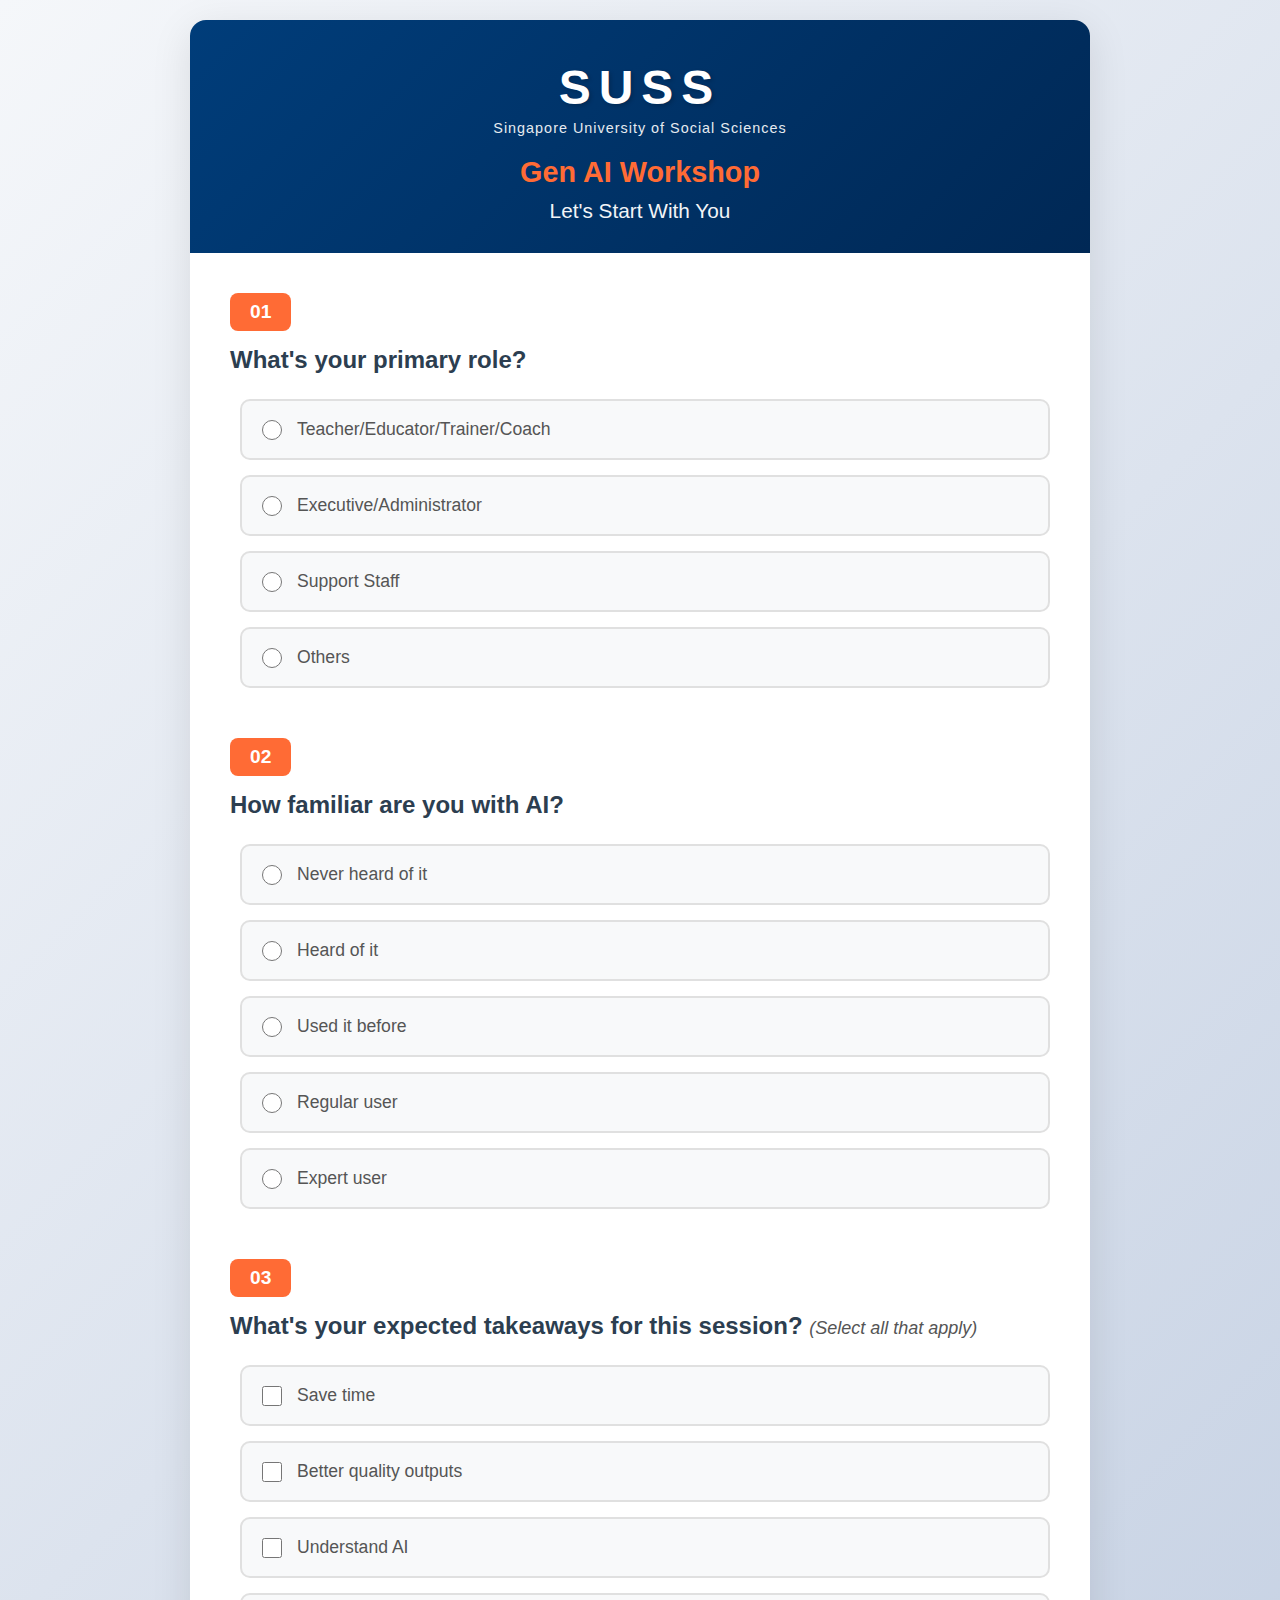
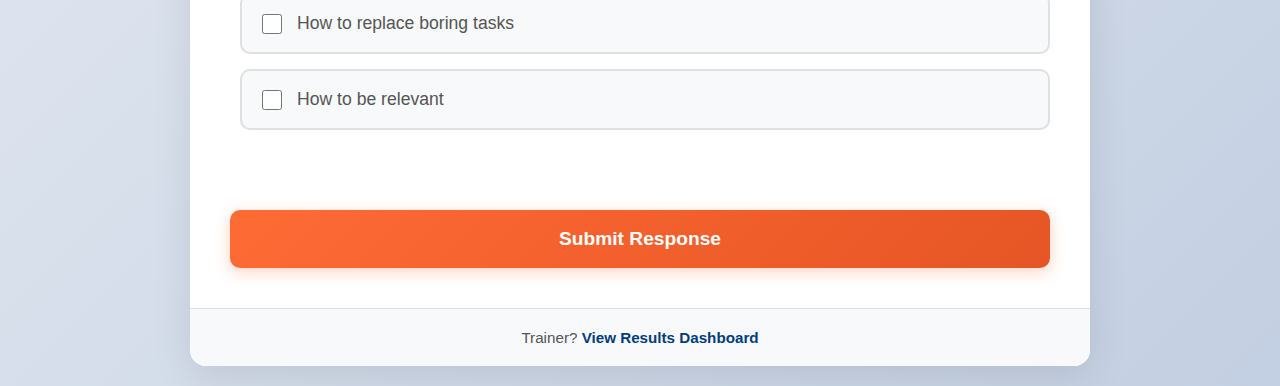
<file: index.html>
<!DOCTYPE html>
<html lang="en">
<head>
    <meta charset="UTF-8">
    <meta name="viewport" content="width=device-width, initial-scale=1.0">
    <title>SUSS Gen AI Workshop - Pre-Session Survey</title>
    <link rel="stylesheet" href="styles.css">
</head>
<body>
    <div class="container">
        <header>
            <div class="logo-section">
                <h1 class="suss-title">SUSS</h1>
                <p class="subtitle">Singapore University of Social Sciences</p>
            </div>
            <h2 class="workshop-title">Gen AI Workshop</h2>
            <p class="welcome-text">Let's Start With You</p>
        </header>

        <form id="surveyForm" class="survey-form">
            <!-- Question 1 -->
            <div class="question-block">
                <div class="question-number">01</div>
                <h3 class="question-title">What's your primary role?</h3>
                <div class="options-group">
                    <label class="option">
                        <input type="radio" name="role" value="Teacher/Educator/Trainer/Coach" required>
                        <span class="option-text">Teacher/Educator/Trainer/Coach</span>
                    </label>
                    <label class="option">
                        <input type="radio" name="role" value="Executive/Administrator" required>
                        <span class="option-text">Executive/Administrator</span>
                    </label>
                    <label class="option">
                        <input type="radio" name="role" value="Support Staff" required>
                        <span class="option-text">Support Staff</span>
                    </label>
                    <label class="option">
                        <input type="radio" name="role" value="Others" required>
                        <span class="option-text">Others</span>
                    </label>
                </div>
            </div>

            <!-- Question 2 -->
            <div class="question-block">
                <div class="question-number">02</div>
                <h3 class="question-title">How familiar are you with AI?</h3>
                <div class="options-group">
                    <label class="option">
                        <input type="radio" name="familiarity" value="Never heard of it" required>
                        <span class="option-text">Never heard of it</span>
                    </label>
                    <label class="option">
                        <input type="radio" name="familiarity" value="Heard of it" required>
                        <span class="option-text">Heard of it</span>
                    </label>
                    <label class="option">
                        <input type="radio" name="familiarity" value="Used it before" required>
                        <span class="option-text">Used it before</span>
                    </label>
                    <label class="option">
                        <input type="radio" name="familiarity" value="Regular user" required>
                        <span class="option-text">Regular user</span>
                    </label>
                    <label class="option">
                        <input type="radio" name="familiarity" value="Expert user" required>
                        <span class="option-text">Expert user</span>
                    </label>
                </div>
            </div>

            <!-- Question 3 -->
            <div class="question-block">
                <div class="question-number">03</div>
                <h3 class="question-title">What's your expected takeaways for this session? <span class="multi-select-hint">(Select all that apply)</span></h3>
                <div class="options-group">
                    <label class="option">
                        <input type="checkbox" name="hope" value="Save time">
                        <span class="option-text">Save time</span>
                    </label>
                    <label class="option">
                        <input type="checkbox" name="hope" value="Better quality outputs">
                        <span class="option-text">Better quality outputs</span>
                    </label>
                    <label class="option">
                        <input type="checkbox" name="hope" value="Understand AI">
                        <span class="option-text">Understand AI</span>
                    </label>
                    <label class="option">
                        <input type="checkbox" name="hope" value="How to replace boring tasks">
                        <span class="option-text">How to replace boring tasks</span>
                    </label>
                    <label class="option">
                        <input type="checkbox" name="hope" value="How to be relevant">
                        <span class="option-text">How to be relevant</span>
                    </label>
                </div>
                <div id="hopeError" class="error-message" style="display: none;">Please select at least one option</div>
            </div>

            <button type="submit" class="submit-btn">Submit Response</button>
        </form>

        <div id="successMessage" class="success-message" style="display: none;">
            <div class="success-content">
                <svg class="success-icon" viewBox="0 0 24 24" fill="none" stroke="currentColor">
                    <path stroke-linecap="round" stroke-linejoin="round" stroke-width="2" d="M5 13l4 4L19 7"></path>
                </svg>
                <h3>Thank you for your response!</h3>
                <p>Your answers have been recorded.</p>
            </div>
        </div>

        <footer>
            <p class="footer-link">
                Trainer? <a href="dashboard.html">View Results Dashboard</a>
            </p>
        </footer>
    </div>

    <script src="script.js"></script>
</body>
</html>
</file>
<file: styles.css>
:root {
    --suss-blue: #003d7a;
    --suss-orange: #ff6b35;
    --suss-light-blue: #4a90e2;
    --text-dark: #2c3e50;
    --text-light: #555;
    --bg-light: #f8f9fa;
    --border-color: #e0e0e0;
    --success-green: #27ae60;
}

* {
    margin: 0;
    padding: 0;
    box-sizing: border-box;
}

body {
    font-family: -apple-system, BlinkMacSystemFont, 'Segoe UI', Roboto, 'Helvetica Neue', Arial, sans-serif;
    background: linear-gradient(135deg, #f5f7fa 0%, #c3cfe2 100%);
    min-height: 100vh;
    padding: 20px;
    color: var(--text-dark);
}

.container {
    max-width: 900px;
    margin: 0 auto;
    background: white;
    border-radius: 16px;
    box-shadow: 0 10px 40px rgba(0, 0, 0, 0.1);
    overflow: hidden;
}

/* Header */
header {
    background: linear-gradient(135deg, var(--suss-blue) 0%, #002855 100%);
    color: white;
    padding: 40px 40px 30px;
    text-align: center;
}

.logo-section {
    margin-bottom: 20px;
}

.suss-title {
    font-size: 3em;
    font-weight: 800;
    letter-spacing: 8px;
    margin-bottom: 5px;
    text-shadow: 2px 2px 4px rgba(0, 0, 0, 0.2);
}

.subtitle {
    font-size: 0.9em;
    opacity: 0.9;
    letter-spacing: 1px;
    font-weight: 300;
}

.workshop-title {
    font-size: 1.8em;
    margin: 20px 0 10px;
    font-weight: 600;
    color: var(--suss-orange);
}

.welcome-text {
    font-size: 1.3em;
    opacity: 0.95;
    font-weight: 300;
}

/* Form */
.survey-form {
    padding: 40px;
}

.question-block {
    margin-bottom: 50px;
    animation: fadeIn 0.5s ease-in;
}

@keyframes fadeIn {
    from {
        opacity: 0;
        transform: translateY(20px);
    }
    to {
        opacity: 1;
        transform: translateY(0);
    }
}

.question-number {
    display: inline-block;
    background: var(--suss-orange);
    color: white;
    font-size: 1.2em;
    font-weight: 700;
    padding: 8px 20px;
    border-radius: 8px;
    margin-bottom: 15px;
}

.question-title {
    font-size: 1.5em;
    color: var(--text-dark);
    margin-bottom: 25px;
    font-weight: 600;
}

.options-group {
    display: flex;
    flex-direction: column;
    gap: 15px;
    padding-left: 10px;
}

.option {
    display: flex;
    align-items: center;
    padding: 18px 20px;
    background: var(--bg-light);
    border: 2px solid var(--border-color);
    border-radius: 10px;
    cursor: pointer;
    transition: all 0.3s ease;
}

.option:hover {
    background: #e8f4f8;
    border-color: var(--suss-light-blue);
    transform: translateX(5px);
}

.option input[type="radio"],
.option input[type="checkbox"] {
    width: 20px;
    height: 20px;
    margin-right: 15px;
    cursor: pointer;
    accent-color: var(--suss-blue);
}

.option input[type="radio"]:checked + .option-text,
.option input[type="checkbox"]:checked + .option-text {
    font-weight: 600;
    color: var(--suss-blue);
}

.option-text {
    font-size: 1.1em;
    color: var(--text-light);
    flex: 1;
}

.option input[type="radio"]:checked ~ .option-text,
.option input[type="checkbox"]:checked ~ .option-text {
    color: var(--suss-blue);
}

.multi-select-hint {
    font-size: 0.75em;
    font-weight: 400;
    color: var(--text-light);
    font-style: italic;
}

.error-message {
    color: #e74c3c;
    font-size: 0.9em;
    margin-top: 10px;
    padding: 10px;
    background: #ffe8e8;
    border-radius: 6px;
    border-left: 4px solid #e74c3c;
}

/* Submit Button */
.submit-btn {
    width: 100%;
    padding: 18px;
    background: linear-gradient(135deg, var(--suss-orange) 0%, #e65525 100%);
    color: white;
    border: none;
    border-radius: 10px;
    font-size: 1.2em;
    font-weight: 600;
    cursor: pointer;
    margin-top: 30px;
    transition: all 0.3s ease;
    box-shadow: 0 4px 15px rgba(255, 107, 53, 0.3);
}

.submit-btn:hover {
    transform: translateY(-2px);
    box-shadow: 0 6px 20px rgba(255, 107, 53, 0.4);
}

.submit-btn:active {
    transform: translateY(0);
}

/* Success Message */
.success-message {
    position: fixed;
    top: 0;
    left: 0;
    width: 100%;
    height: 100%;
    background: rgba(0, 0, 0, 0.5);
    display: flex;
    align-items: center;
    justify-content: center;
    z-index: 1000;
}

.success-content {
    background: white;
    padding: 50px;
    border-radius: 16px;
    text-align: center;
    max-width: 400px;
    animation: slideUp 0.5s ease;
}

@keyframes slideUp {
    from {
        opacity: 0;
        transform: translateY(50px);
    }
    to {
        opacity: 1;
        transform: translateY(0);
    }
}

.success-icon {
    width: 80px;
    height: 80px;
    color: var(--success-green);
    margin-bottom: 20px;
}

.success-content h3 {
    color: var(--text-dark);
    font-size: 1.8em;
    margin-bottom: 10px;
}

.success-content p {
    color: var(--text-light);
    font-size: 1.1em;
}

/* Footer */
footer {
    padding: 20px 40px;
    text-align: center;
    background: var(--bg-light);
    border-top: 1px solid var(--border-color);
}

.footer-link {
    color: var(--text-light);
    font-size: 0.95em;
}

.footer-link a {
    color: var(--suss-blue);
    text-decoration: none;
    font-weight: 600;
}

.footer-link a:hover {
    text-decoration: underline;
}

/* Responsive */
@media (max-width: 768px) {
    .container {
        border-radius: 0;
    }

    header {
        padding: 30px 20px 20px;
    }

    .suss-title {
        font-size: 2.5em;
        letter-spacing: 6px;
    }

    .workshop-title {
        font-size: 1.5em;
    }

    .survey-form {
        padding: 30px 20px;
    }

    .question-title {
        font-size: 1.3em;
    }

    .option-text {
        font-size: 1em;
    }

    .success-content {
        padding: 40px 30px;
        margin: 20px;
    }
}
</file>
